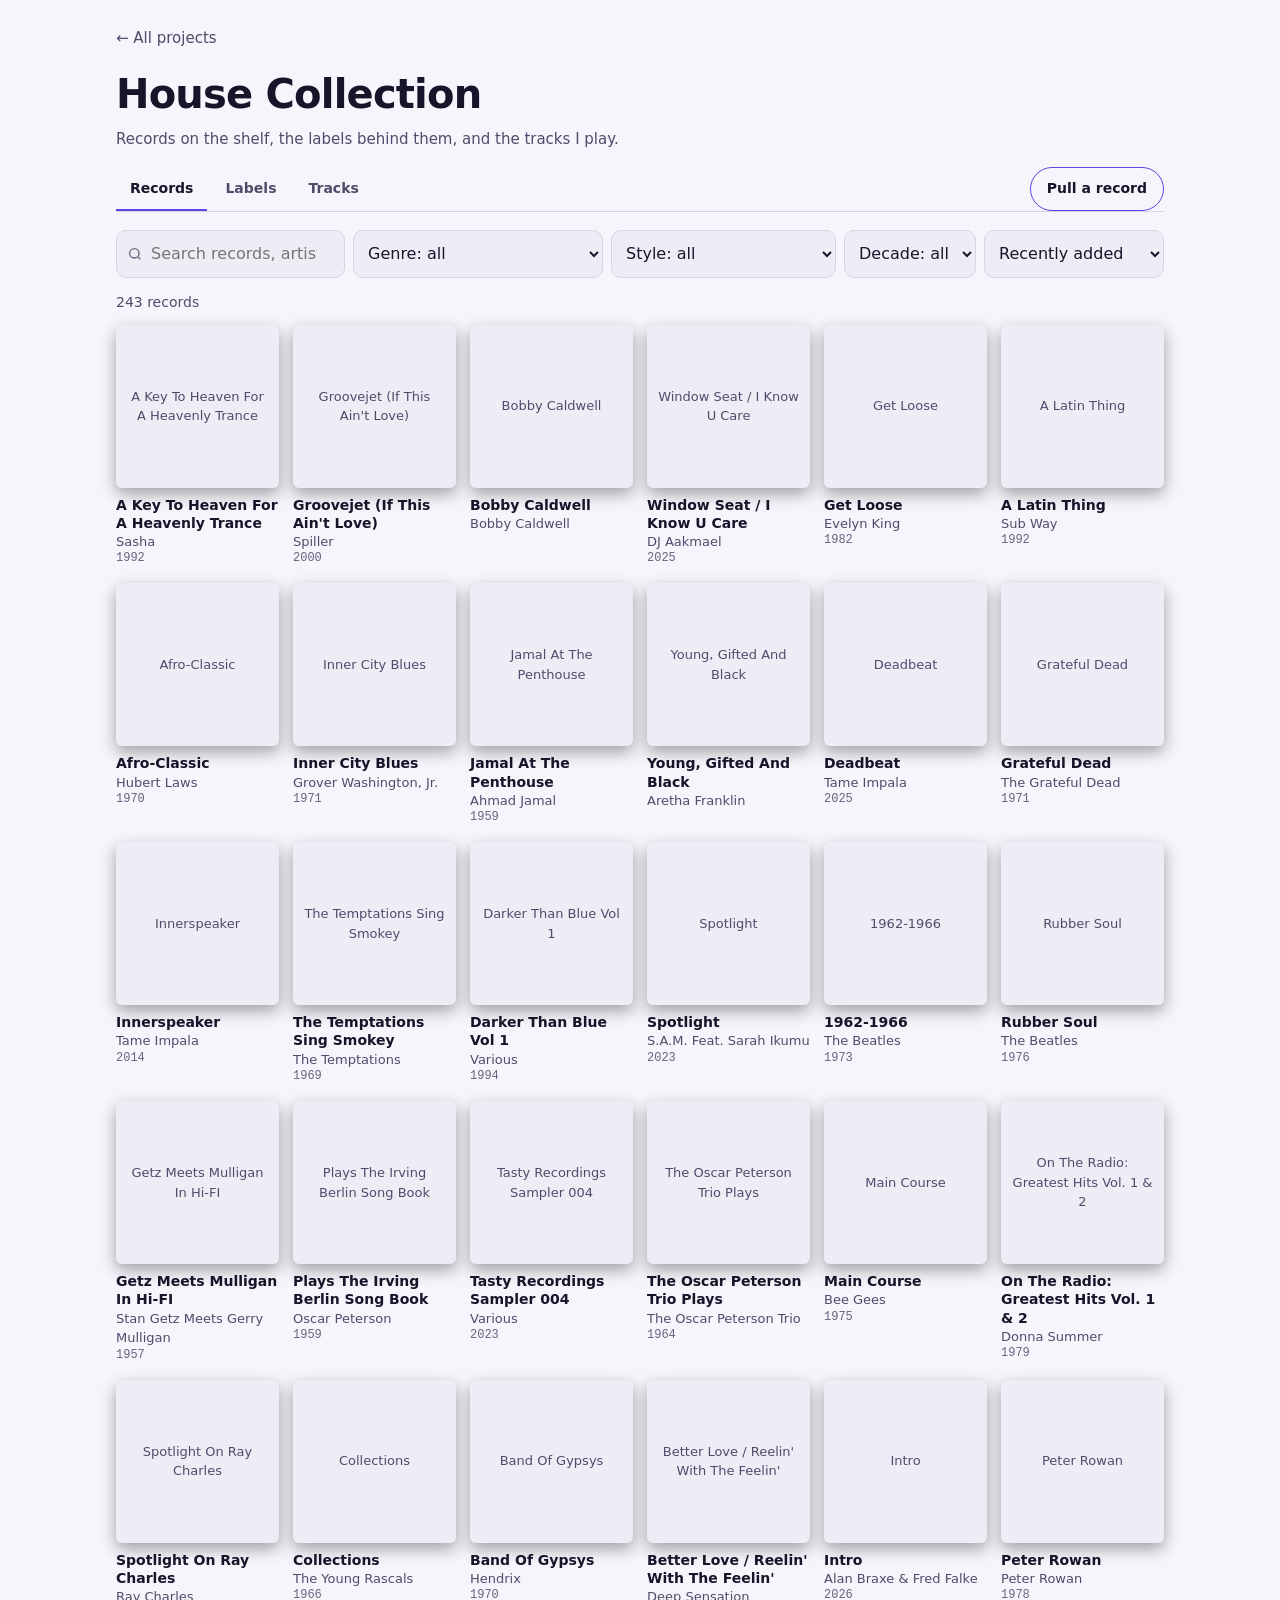
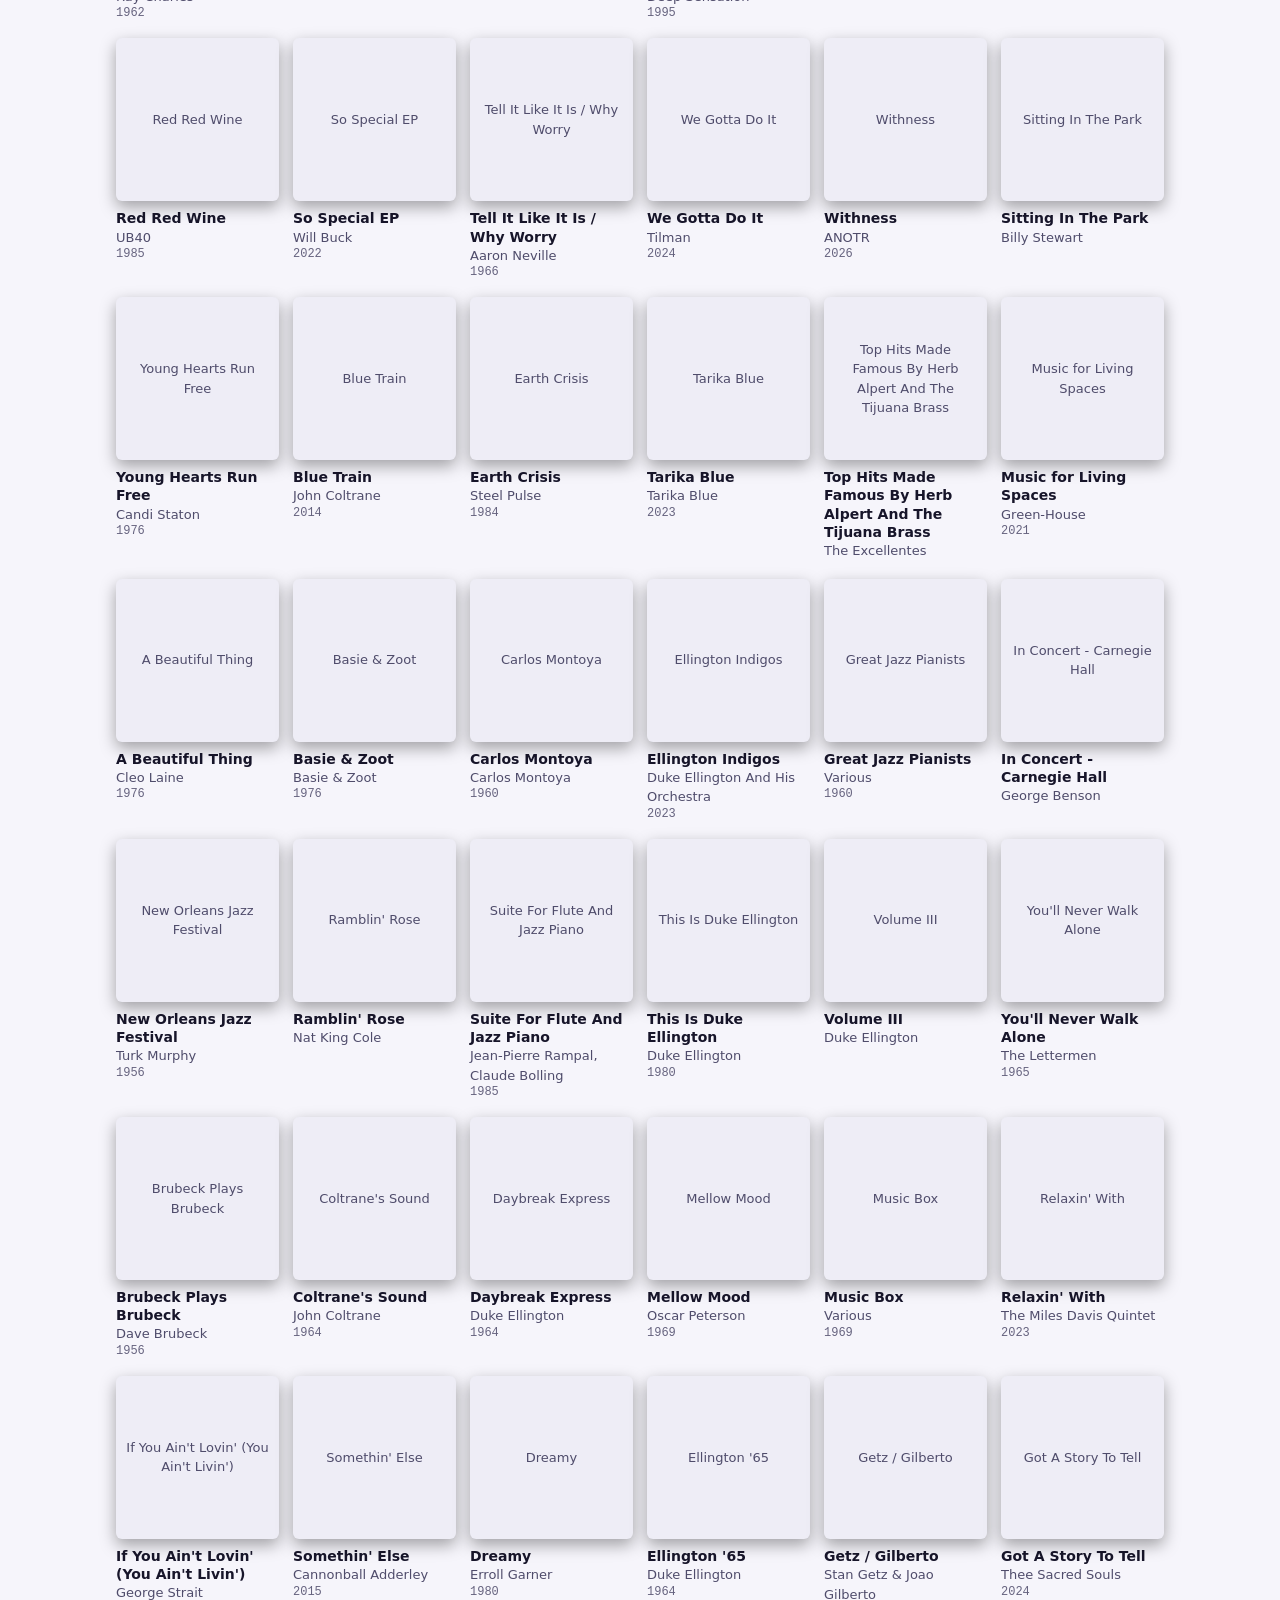
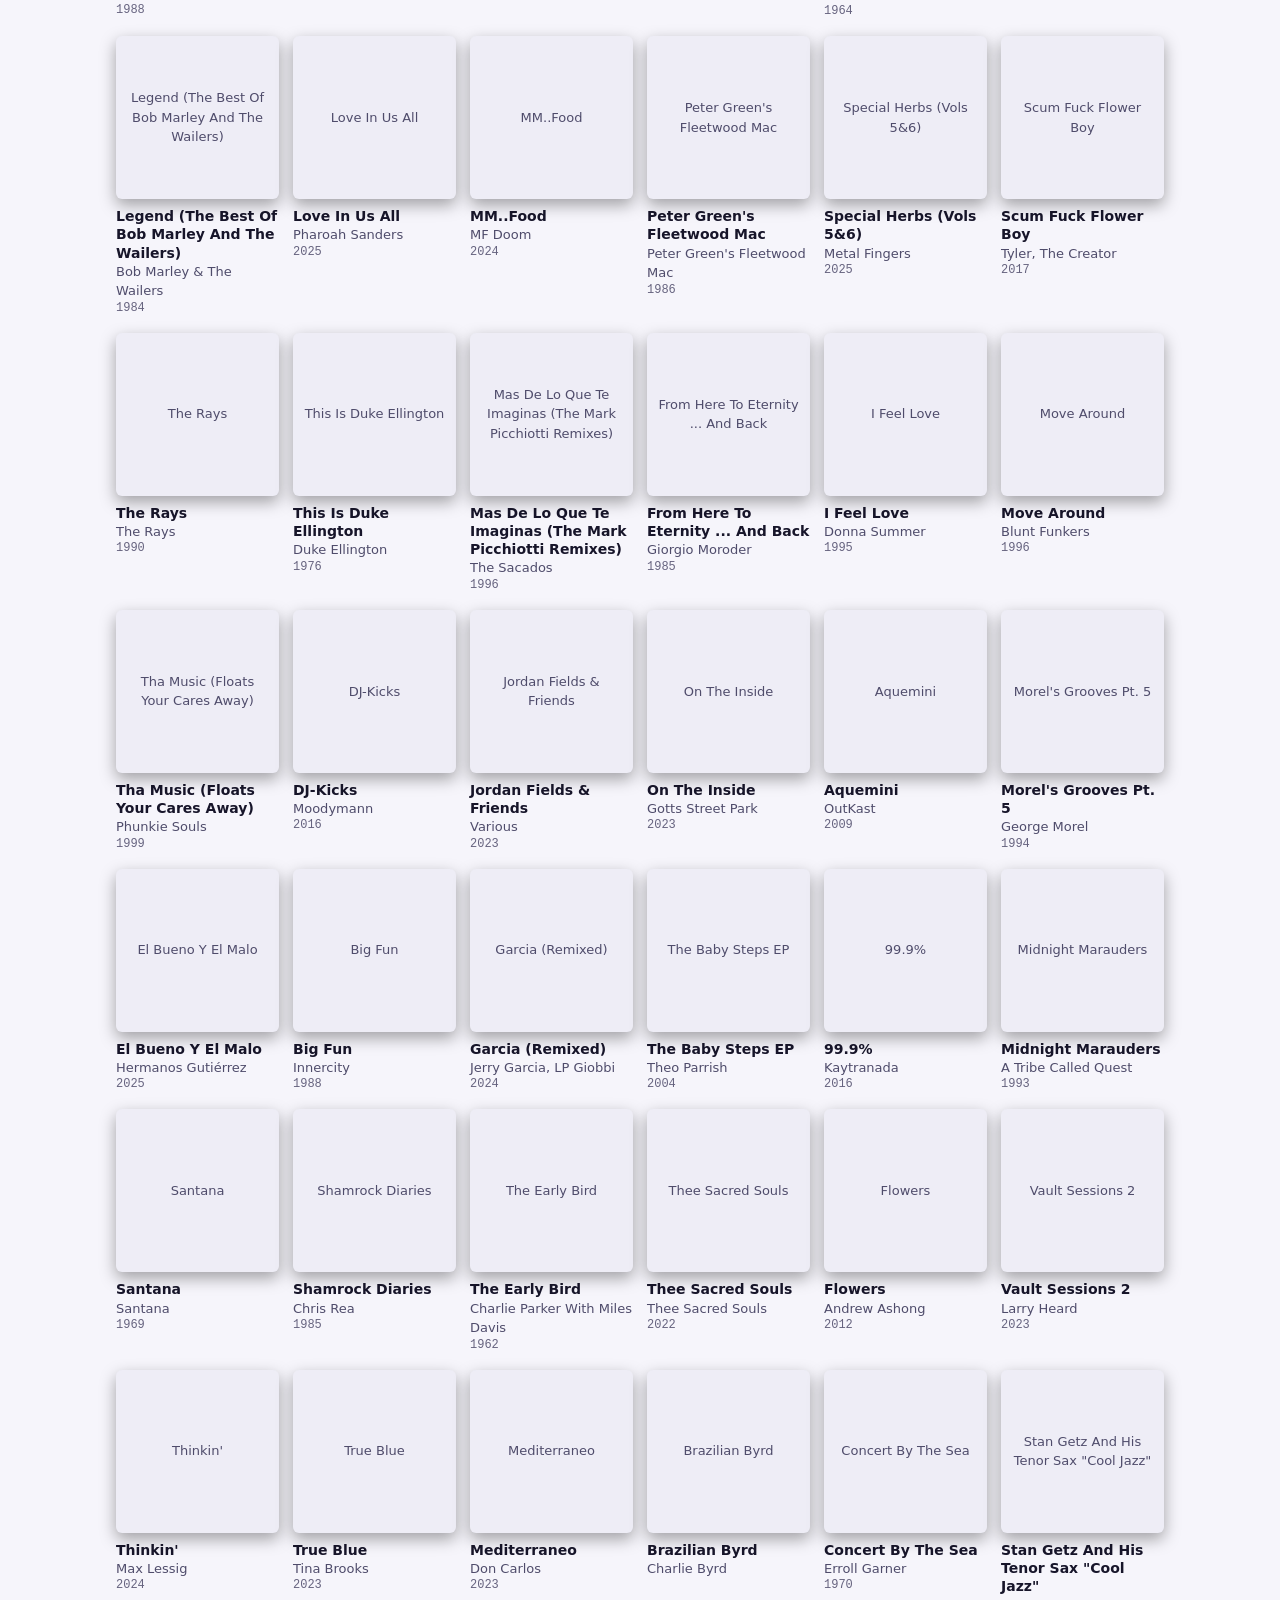
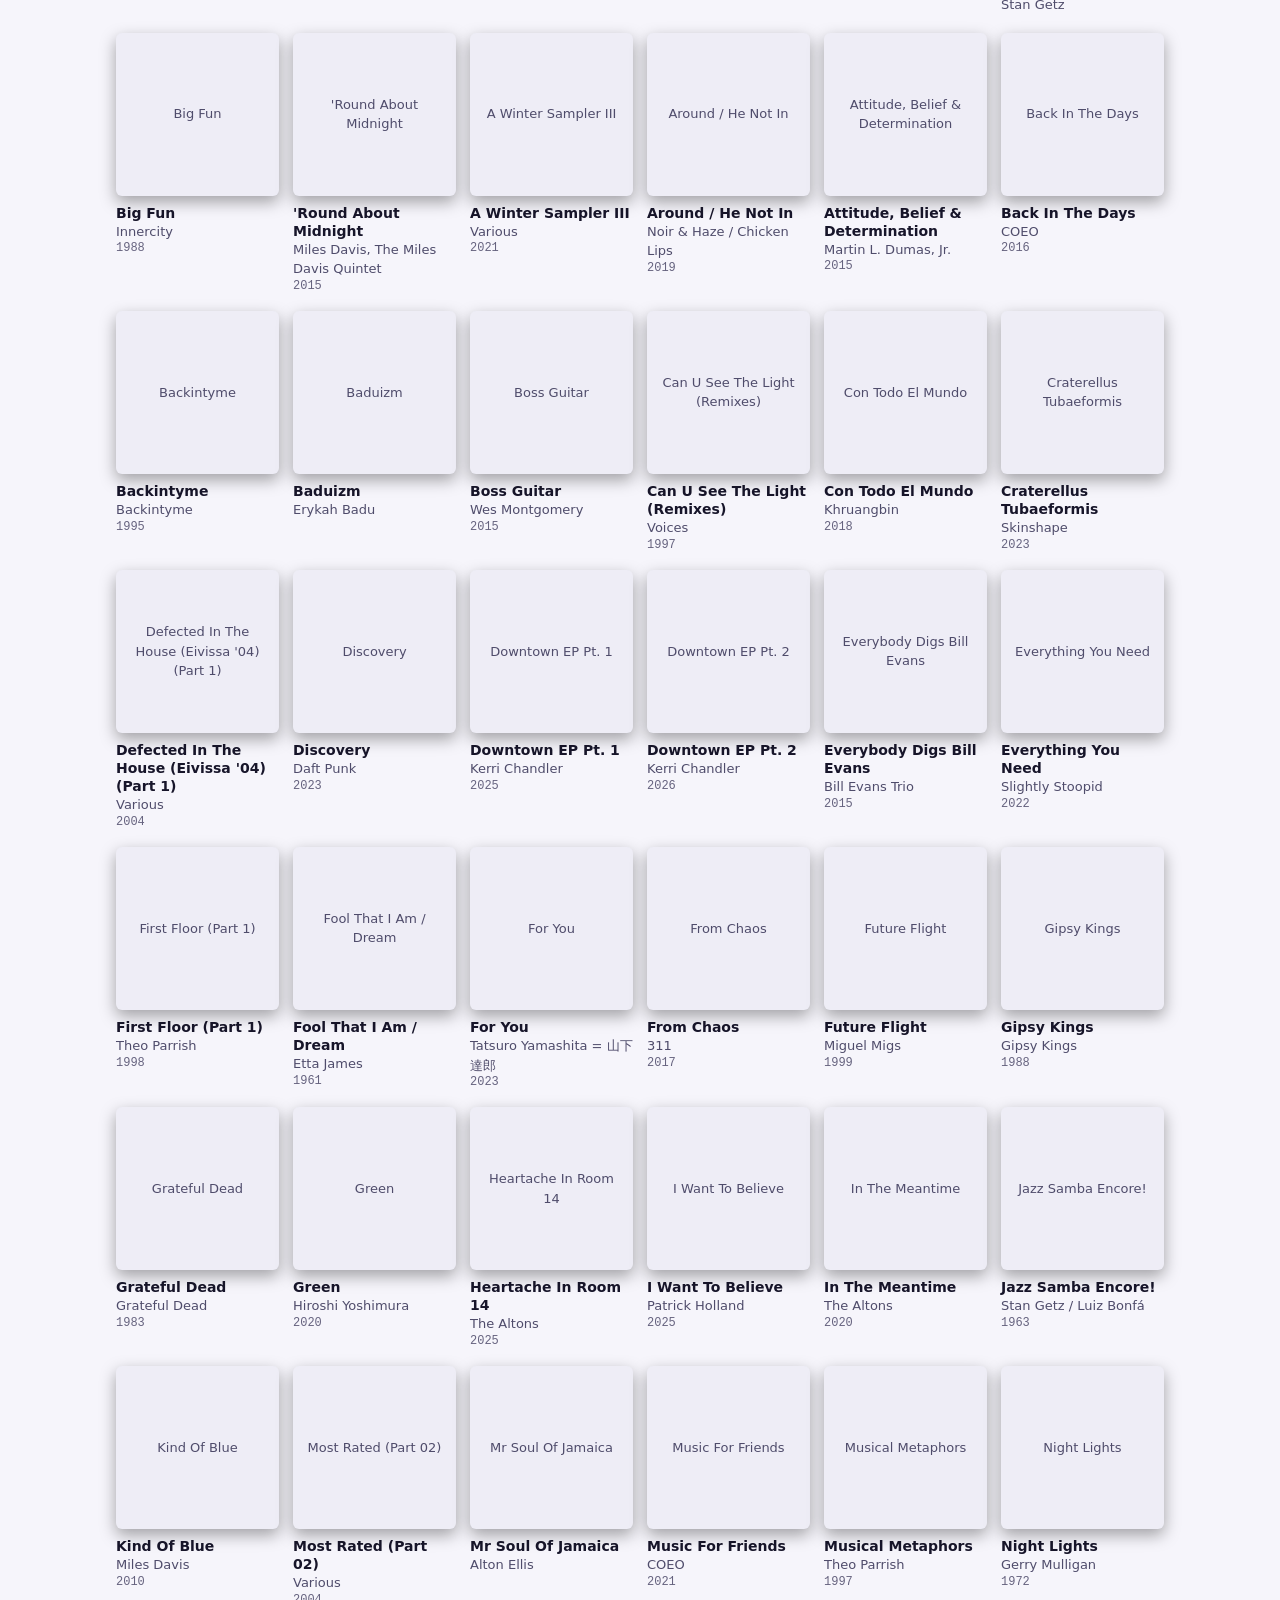
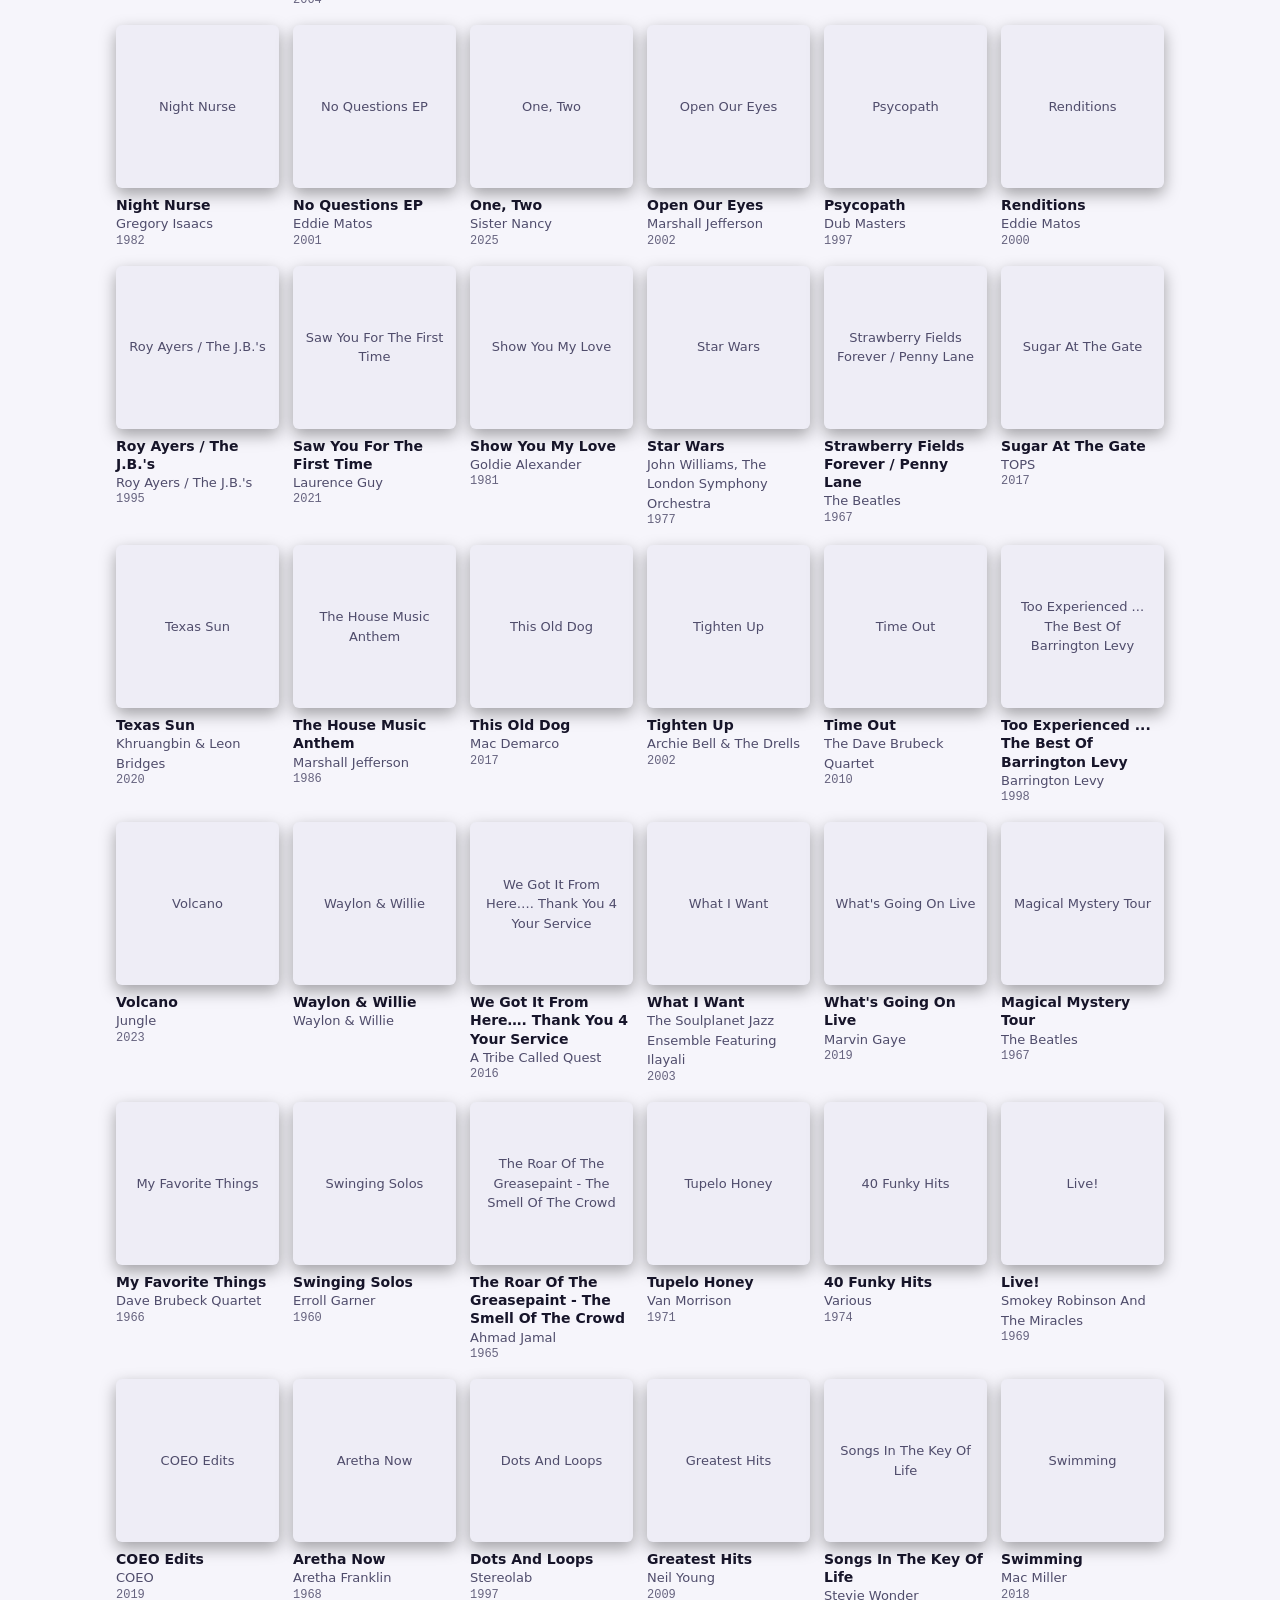
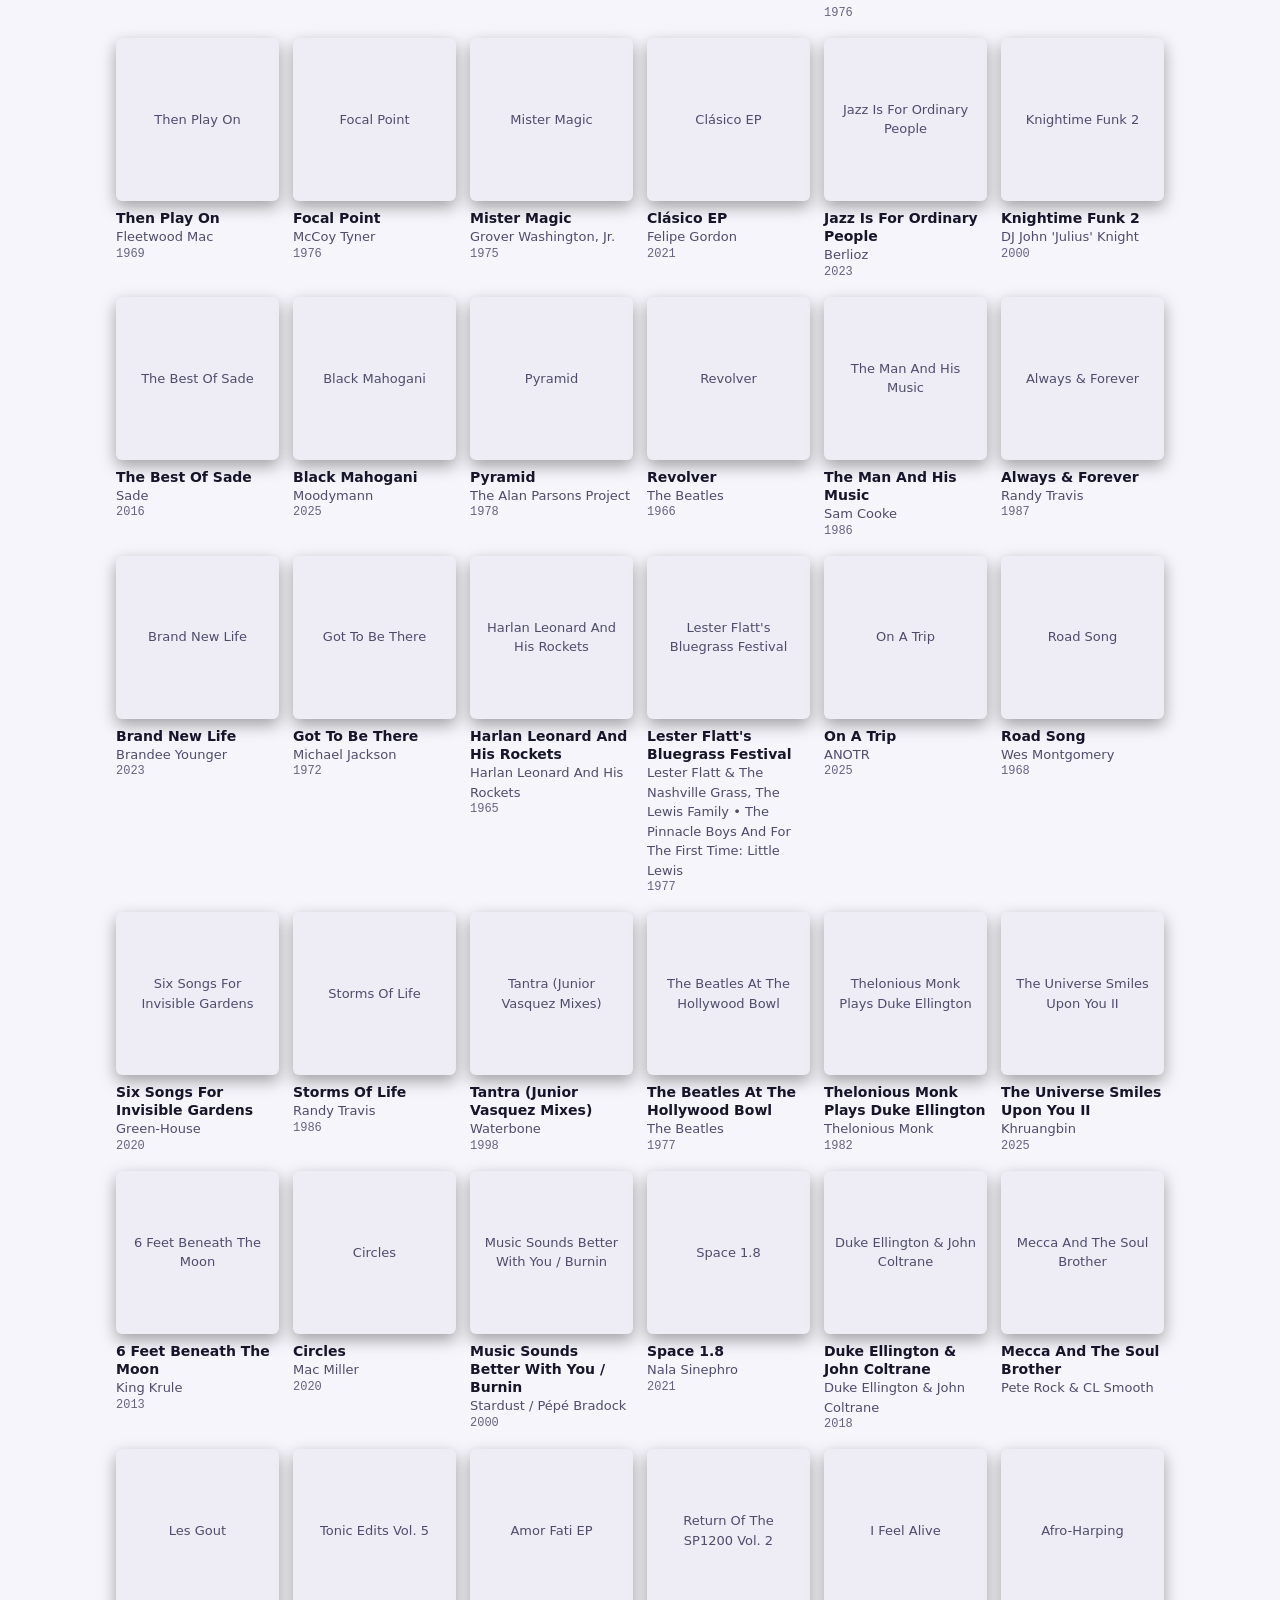
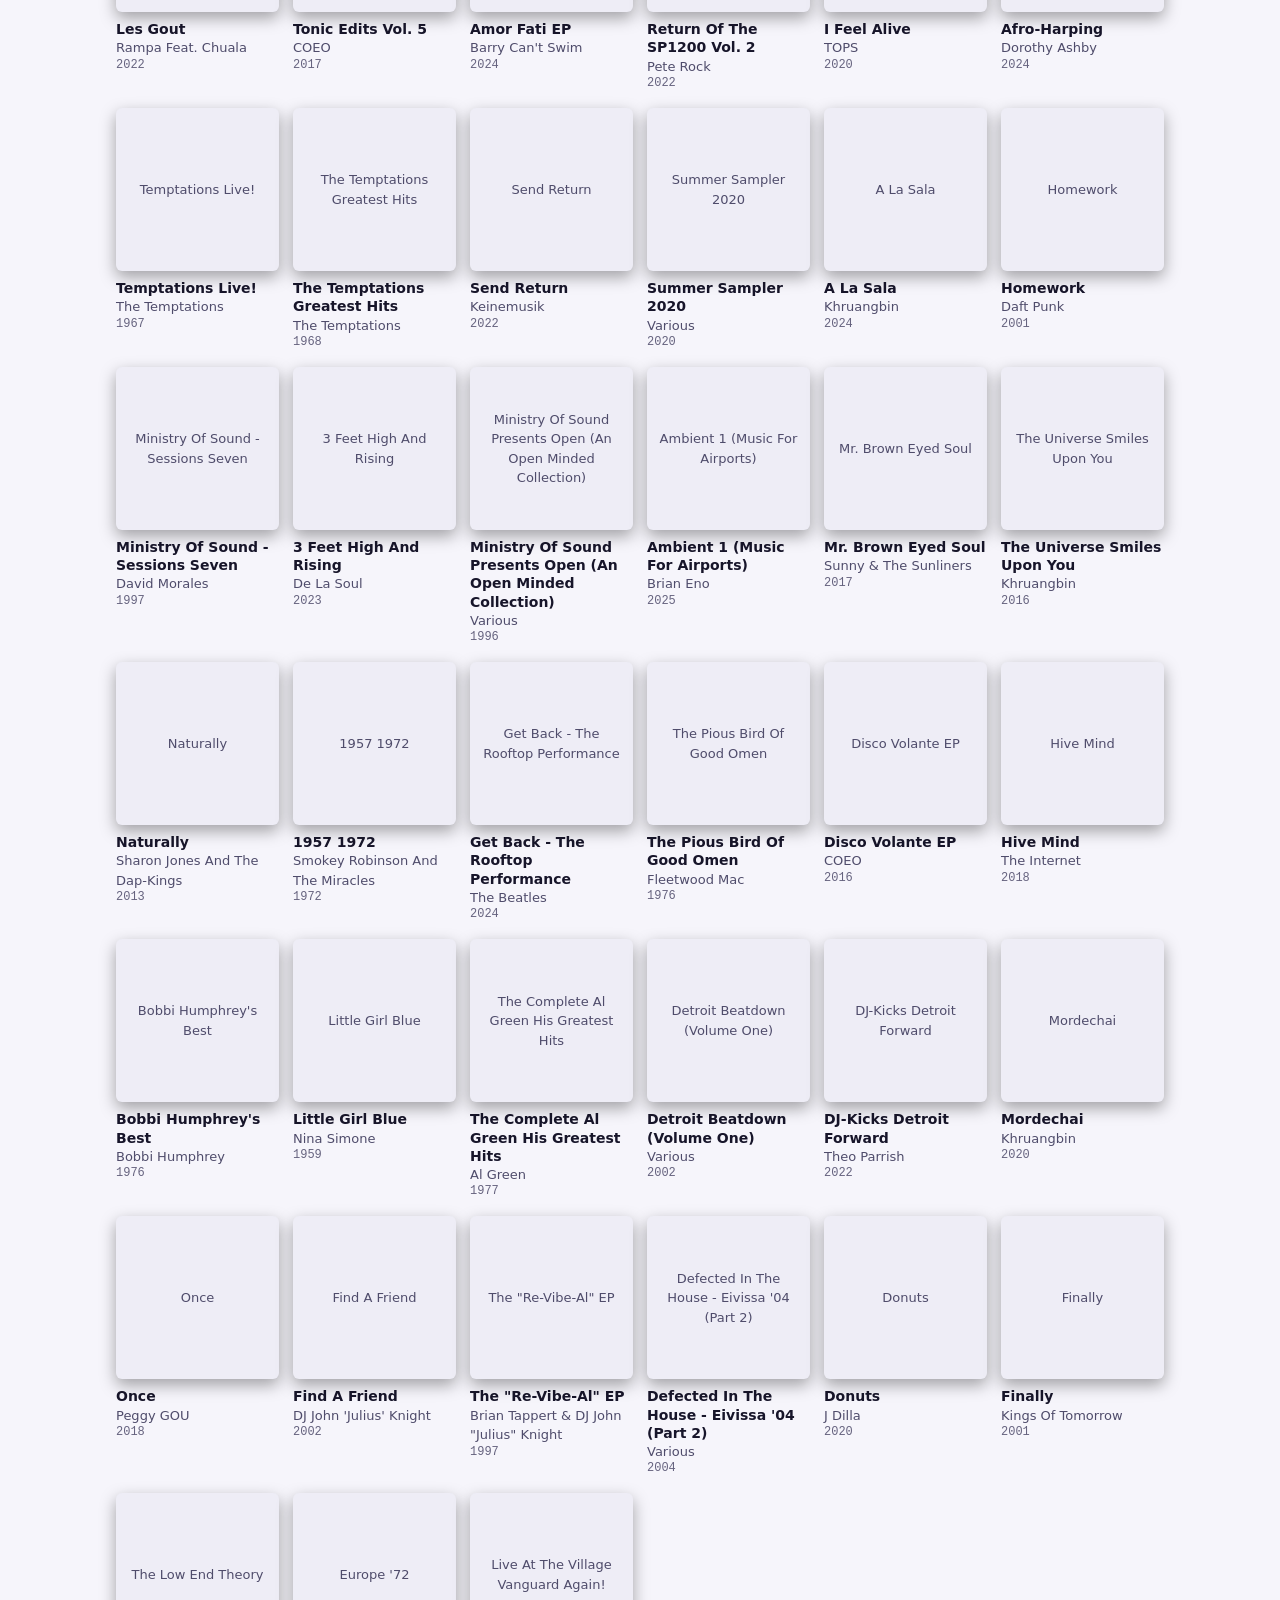
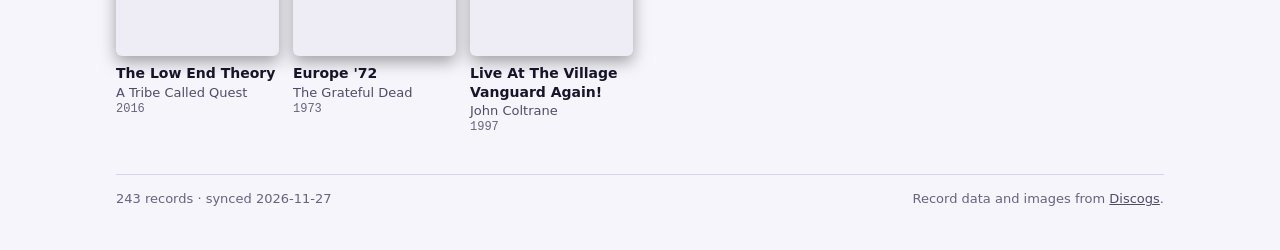
<file: index.html>
<!doctype html>
<html lang="en">
<head>
<meta charset="utf-8">
<meta name="viewport" content="width=device-width, initial-scale=1, viewport-fit=cover">
<meta name="description" content="Andrew Crena's record collection, the labels behind it, and the tracks he plays, with BPM.">
<meta name="color-scheme" content="dark light">
<meta name="theme-color" content="#0a0a0f">
<title>House Collection · Andrew Crena</title>
<link rel="stylesheet" href="style.css">
<link rel="manifest" href="manifest.webmanifest">
<link rel="icon" href="icons/icon.svg" type="image/svg+xml">
<link rel="apple-touch-icon" href="icons/apple-touch-icon.png">
<meta name="apple-mobile-web-app-capable" content="yes">
<meta name="mobile-web-app-capable" content="yes">
<meta name="apple-mobile-web-app-status-bar-style" content="black-translucent">
<meta name="apple-mobile-web-app-title" content="Crate">
</head>
<body>
<a class="skip" href="#view">Skip to content</a>
<div class="wrap">
  <header class="masthead">
    <a class="home" href="https://andrew-crena.github.io/projects/">← All projects</a>
    <h1><a href="#/">House Collection</a></h1>
    <p class="lede" id="lede">Records on the shelf, the labels behind them, and the tracks I play.</p>
    <nav class="tabs" aria-label="Sections">
      <a href="#/" data-tab="records">Records</a>
      <a href="#/labels" data-tab="labels">Labels</a>
      <a href="#/tracks" data-tab="tracks">Tracks</a>
      <button type="button" id="pull" class="pull">Pull a<br class="m"> record</button>
    </nav>
  </header>

  <main id="view" tabindex="-1" aria-live="off"><p class="loading">Loading the crate…</p></main>

  <footer class="foot">
    <span id="synced"></span>
    <span>Record data and images from <a href="https://www.discogs.com/user/andrewcrena/collection">Discogs</a>.</span>
  </footer>
</div>
<div id="announce" class="sr-only" aria-live="polite"></div>
<script src="app.js"></script>
</body>
</html>
</file>
<file: style.css>
:root{
  --bg:#0a0a0f; --surface:#13131a; --surface2:#1c1c26; --border:#2e2e40;
  --accent:#8b7bff; --accent-ink:#fff; --text:#f0eeff; --muted:#a3a3c2; --dim:#8a8aa8;
  --sans:-apple-system,BlinkMacSystemFont,"SF Pro Text","Helvetica Neue",system-ui,sans-serif;
  --serif:"Iowan Old Style","Palatino Linotype",Palatino,Georgia,serif;
  --mono:ui-monospace,"SF Mono",Menlo,Consolas,monospace;
  --r:12px;
}
@media (prefers-color-scheme:light){
  :root{ --bg:#f6f5fb; --surface:#fff; --surface2:#eeedf6; --border:#d6d4e6;
    --accent:#5a46e0; --text:#17152a; --muted:#4f4c6b; --dim:#66637f; }
}
*{box-sizing:border-box}
[hidden]{display:none!important}
body{margin:0;background:var(--bg);color:var(--text);font:15px/1.5 var(--sans);-webkit-font-smoothing:antialiased}
a{color:inherit}
button,input,select{font:inherit;color:inherit}
button{cursor:pointer}
a,button,select{touch-action:manipulation;-webkit-tap-highlight-color:transparent}
html{-webkit-text-size-adjust:100%}
:focus-visible{outline:3px solid var(--accent);outline-offset:2px}
.sr-only{position:absolute;width:1px;height:1px;overflow:hidden;clip-path:inset(50%);white-space:nowrap}
.skip{position:absolute;left:12px;top:-60px;background:var(--accent);color:var(--accent-ink);padding:10px 14px;border-radius:8px;z-index:10}
.skip:focus{top:12px}
.wrap{max-width:1080px;margin:0 auto;padding:max(16px,env(safe-area-inset-top)) max(16px,env(safe-area-inset-right)) 40px max(16px,env(safe-area-inset-left))}
main:focus{outline:none}

/* masthead */
.home{display:inline-flex;align-items:center;min-height:44px;color:var(--muted);text-decoration:none;font-size:15px}
.home:hover{color:var(--text)}
.masthead h1{margin:6px 0 0;font:700 clamp(28px,6vw,40px)/1.1 var(--sans);letter-spacing:-.02em}
.masthead h1 a{text-decoration:none;display:inline-block;padding:6px 0}
.lede{margin:6px 0 16px;color:var(--muted);max-width:44em}
.tabs{display:flex;gap:4px;align-items:center;flex-wrap:wrap;border-bottom:1px solid var(--border);margin-bottom:18px}
.tabs a{display:inline-flex;align-items:center;min-height:44px;padding:0 14px;text-decoration:none;color:var(--muted);font-weight:600;font-size:14px;border-bottom:2px solid transparent;margin-bottom:-1px}
.tabs a[aria-current="page"]{color:var(--text);border-bottom-color:var(--accent)}
.pull{margin-left:auto;min-height:44px;padding:0 16px;border-radius:999px;border:1px solid var(--accent);background:transparent;color:var(--text);font-weight:600;font-size:14px}
.pull:hover{background:var(--accent);color:var(--accent-ink)}

/* toolbar */
.toolbar{display:flex;gap:8px;flex-wrap:wrap;align-items:center;margin-bottom:14px}
.toolbar .search{flex:1 1 220px;position:relative}
.toolbar input[type=search]{width:100%;min-height:48px;border:1px solid var(--border);border-radius:10px;background:var(--surface2);padding:0 12px 0 34px;font-size:16px;-webkit-appearance:none;appearance:none}
.toolbar .search svg{position:absolute;left:11px;top:50%;transform:translateY(-50%);width:16px;height:16px;color:var(--dim)}
.toolbar select{min-height:48px;border:1px solid var(--border);border-radius:10px;background:var(--surface2);padding:0 10px;font-size:16px;max-width:100%}
.count{color:var(--muted);font-size:14px;margin:0 0 12px}

/* record grid */
.grid{list-style:none;margin:0;padding:0;display:grid;grid-template-columns:repeat(auto-fill,minmax(150px,1fr));gap:18px 14px}
.rec a{display:block;text-decoration:none}
.sleeve{aspect-ratio:1;border-radius:6px;overflow:hidden;background:var(--surface2);box-shadow:0 6px 16px rgba(0,0,0,.35);position:relative}
.sleeve img{width:100%;height:100%;object-fit:cover;display:block}
.sleeve .ph{position:absolute;inset:0;display:flex;align-items:center;justify-content:center;padding:10px;text-align:center;font-size:13px;color:var(--muted)}
@media (prefers-reduced-motion:no-preference){ .rec a:hover .sleeve{transform:translateY(-3px);transition:transform .15s} }
.rec .tt{margin-top:8px;font-weight:600;font-size:14px;line-height:1.3;overflow-wrap:anywhere}
.rec .ta{color:var(--muted);font-size:13px;overflow-wrap:anywhere}
.rec .ty{color:var(--dim);font:12px var(--mono)}

/* record page */
.record{display:grid;grid-template-columns:minmax(0,360px) 1fr;gap:28px;align-items:start}
@media (max-width:720px){ .record{grid-template-columns:1fr} }
.record .sleeve{box-shadow:0 18px 40px rgba(0,0,0,.45)}
.record h2{margin:0;font:700 clamp(24px,5vw,34px)/1.15 var(--sans);letter-spacing:-.01em}
.record .by{font-size:18px;color:var(--muted);margin:4px 0 14px}
.facts{display:grid;grid-template-columns:auto 1fr;gap:4px 14px;margin:0 0 16px;font-size:14px}
.facts dt{color:var(--dim)}
.facts dd{margin:0}
.facts a{color:var(--accent);display:inline-block;padding:10px 0;margin:-10px 0}
.tags{display:flex;gap:6px;flex-wrap:wrap;margin:0 0 18px;padding:0;list-style:none}
.tags a{display:inline-flex;align-items:center;min-height:44px;padding:0 14px;border:1px solid var(--border);border-radius:999px;font-size:13px;color:var(--muted);text-decoration:none}
.tags a:hover{border-color:var(--accent);color:var(--text)}
.liner{font:17px/1.65 var(--serif);border-left:3px solid var(--accent);padding:2px 0 2px 16px;margin:0 0 22px}
.liner p{margin:0 0 10px}
.liner .sig{font:13px var(--sans);color:var(--dim)}
h3{font-size:12px;letter-spacing:.14em;text-transform:uppercase;color:var(--muted);margin:22px 0 8px}
.tl{list-style:none;margin:0;padding:0;border-top:1px solid var(--border)}
.tl li{display:grid;grid-template-columns:40px 1fr auto auto;gap:10px;align-items:baseline;padding:8px 0;border-bottom:1px solid var(--border);font-size:14px}
.tl .pos{font:12px var(--mono);color:var(--dim)}
.tl .ta{color:var(--muted);font-size:13px}
.tl .dur{font:12px var(--mono);color:var(--dim)}
.badge{font:600 12px var(--mono);color:var(--accent);border:1px solid var(--accent);border-radius:6px;padding:1px 6px;white-space:nowrap}
.credits{font-size:14px;color:var(--muted)}
.credits summary{cursor:pointer;color:var(--text);padding:6px 0}
.credits ul{margin:6px 0 0;padding-left:18px}
.actions{display:flex;gap:10px;flex-wrap:wrap;margin-top:20px}
.btn{display:inline-flex;align-items:center;min-height:48px;padding:0 16px;border:1px solid var(--border);border-radius:999px;background:var(--surface);text-decoration:none;font-size:14px;font-weight:600}
.btn:hover{border-color:var(--accent)}
.back{color:var(--muted);text-decoration:none;font-size:15px;display:inline-flex;align-items:center;min-height:44px;margin-bottom:8px}
@media (prefers-reduced-motion:no-preference){
  .pulled .sleeve{animation:pullup .5s cubic-bezier(.2,.8,.2,1)}
  @keyframes pullup{from{transform:translateY(40px) rotate(-2deg);opacity:0}to{transform:none;opacity:1}}
}

/* labels */
.labels{list-style:none;margin:0;padding:0;display:grid;gap:10px}
.lab a{display:grid;grid-template-columns:1fr auto;gap:4px 12px;padding:14px 16px;border:1px solid var(--border);border-radius:var(--r);background:var(--surface);text-decoration:none}
.lab a:hover{border-color:var(--accent)}
.lab .ln{font-weight:700}
.lab .lc{color:var(--muted);font-size:13px;text-align:right}
.lab .strip{grid-column:1/-1;display:flex;gap:4px;overflow:hidden}
.lab .strip img{width:36px;height:36px;border-radius:3px;object-fit:cover;flex:none}
.lab .lnote{grid-column:1/-1;color:var(--muted);font-size:14px;margin:0}
.timeline{list-style:none;margin:0;padding:0 0 0 18px;border-left:2px solid var(--border)}
.timeline li{position:relative;padding:0 0 18px 14px}
.timeline li::before{content:"";position:absolute;left:-25px;top:6px;width:12px;height:12px;border-radius:50%;background:var(--accent)}
.timeline .yr{font:700 13px var(--mono);color:var(--accent)}
.timeline a{display:grid;grid-template-columns:64px 1fr;gap:12px;align-items:center;text-decoration:none;margin-top:4px}
.timeline img{width:64px;height:64px;border-radius:4px;object-fit:cover}
.timeline .ph{width:64px;height:64px;border-radius:4px;background:var(--surface2)}
.timeline .cat{font:12px var(--mono);color:var(--dim)}

/* tracks */
.chips{display:flex;gap:6px;overflow-x:auto;padding-bottom:4px;margin-bottom:12px;scrollbar-width:thin}
.chip{flex-shrink:0;min-height:44px;padding:0 13px;border-radius:20px;border:1px solid var(--border);background:var(--surface2);color:var(--muted);font-size:13px;font-weight:600;white-space:nowrap}
.chip .n{font-weight:400;opacity:.75;margin-left:4px;font-size:12px}
.chip[aria-pressed="true"]{background:var(--accent);border-color:var(--accent);color:var(--accent-ink)}
.tracks{list-style:none;margin:0;padding:0;border:1px solid var(--border);border-radius:var(--r);overflow:hidden;background:var(--surface)}
.trk{display:grid;grid-template-columns:34px 1fr auto;gap:10px;align-items:center;padding:10px 14px;border-bottom:1px solid var(--border)}
.trk:last-child{border-bottom:0}
.trk .num{font:12px var(--mono);color:var(--dim);text-align:right}
.trk .t{font-weight:600;overflow-wrap:anywhere}
.trk .a,.trk .al{color:var(--muted);font-size:13px;overflow-wrap:anywhere}
.trk .al{color:var(--dim)}
.trk .vin{font-size:12px;color:var(--accent);text-decoration:none;font-weight:600}
.bpm{text-align:right;font-family:var(--mono);line-height:1.15}
.bpm b{display:block;font-size:16px;color:var(--accent)}
.bpm span{font-size:12px;letter-spacing:.8px;color:var(--dim)}
.bpm i{display:block;font-style:normal;font-size:12px;color:var(--muted);margin-top:2px}
.sorts{display:flex;gap:6px;margin-bottom:12px;flex-wrap:wrap}
.sorts button{min-height:44px;padding:0 12px;border-radius:8px;border:1px solid var(--border);background:var(--surface);font-size:13px;font-weight:600;color:var(--muted)}
.sorts button[aria-pressed="true"]{color:var(--text);border-color:var(--accent)}

.empty,.loading{color:var(--muted);padding:30px 0;text-align:center}
.foot{display:flex;justify-content:space-between;gap:12px;flex-wrap:wrap;margin-top:40px;padding-top:14px;border-top:1px solid var(--border);color:var(--dim);font-size:13px}
.foot a{color:var(--muted)}
@media (forced-colors:active){ .chip[aria-pressed="true"],.tabs a[aria-current="page"]{outline:2px solid Highlight} }
.singles{line-height:2;color:var(--dim);font-size:14px}
.singles a{color:var(--muted);text-decoration:none;white-space:nowrap;display:inline-block;padding:10px 2px}
.singles a:hover{color:var(--text);text-decoration:underline}
@media (max-width:560px){
  .tabs a{padding:10px 10px}
  .pull{padding:0 12px}
  .toolbar{display:grid;grid-template-columns:1fr 1fr}
  .toolbar .search{grid-column:1/-1}
  .toolbar select{width:100%}
}

/* ---- phones: navigation in the thumb zone ---- */
@media (max-width:720px){
  body{padding-bottom:calc(72px + env(safe-area-inset-bottom))}
  .tabs{position:fixed;left:0;right:0;bottom:0;z-index:20;margin:0;gap:0;flex-wrap:nowrap;
    display:grid;grid-template-columns:repeat(4,1fr);border:0;border-top:1px solid var(--border);
    background:color-mix(in srgb,var(--surface) 92%,transparent);-webkit-backdrop-filter:blur(12px);backdrop-filter:blur(12px);
    padding:0 env(safe-area-inset-right) env(safe-area-inset-bottom) env(safe-area-inset-left)}
  .tabs a,.tabs .pull{min-height:60px;justify-content:center;padding:0 4px;font-size:13px;margin:0;border:0;border-radius:0;
    border-top:3px solid transparent;text-align:center;line-height:1.15}
  .tabs a[aria-current="page"]{border-bottom:0;border-top-color:var(--accent)}
  .tabs .pull{background:transparent;color:var(--accent);font-weight:700}
  .tabs .pull:active{background:var(--accent);color:var(--accent-ink)}
  .masthead h1{font-size:28px}
  .lede{margin-bottom:12px}
  .grid{grid-template-columns:repeat(2,minmax(0,1fr));gap:16px 12px}
  .record{gap:18px}
  .record .sleeve{max-width:420px}
  .swipehint{display:block}
}
.swipehint{display:none;color:var(--dim);font-size:13px;margin-top:14px}
@media (hover:hover){ .swipehint{display:none!important} }
br.m{display:none}
@media (max-width:720px){ br.m{display:inline} }
</file>
